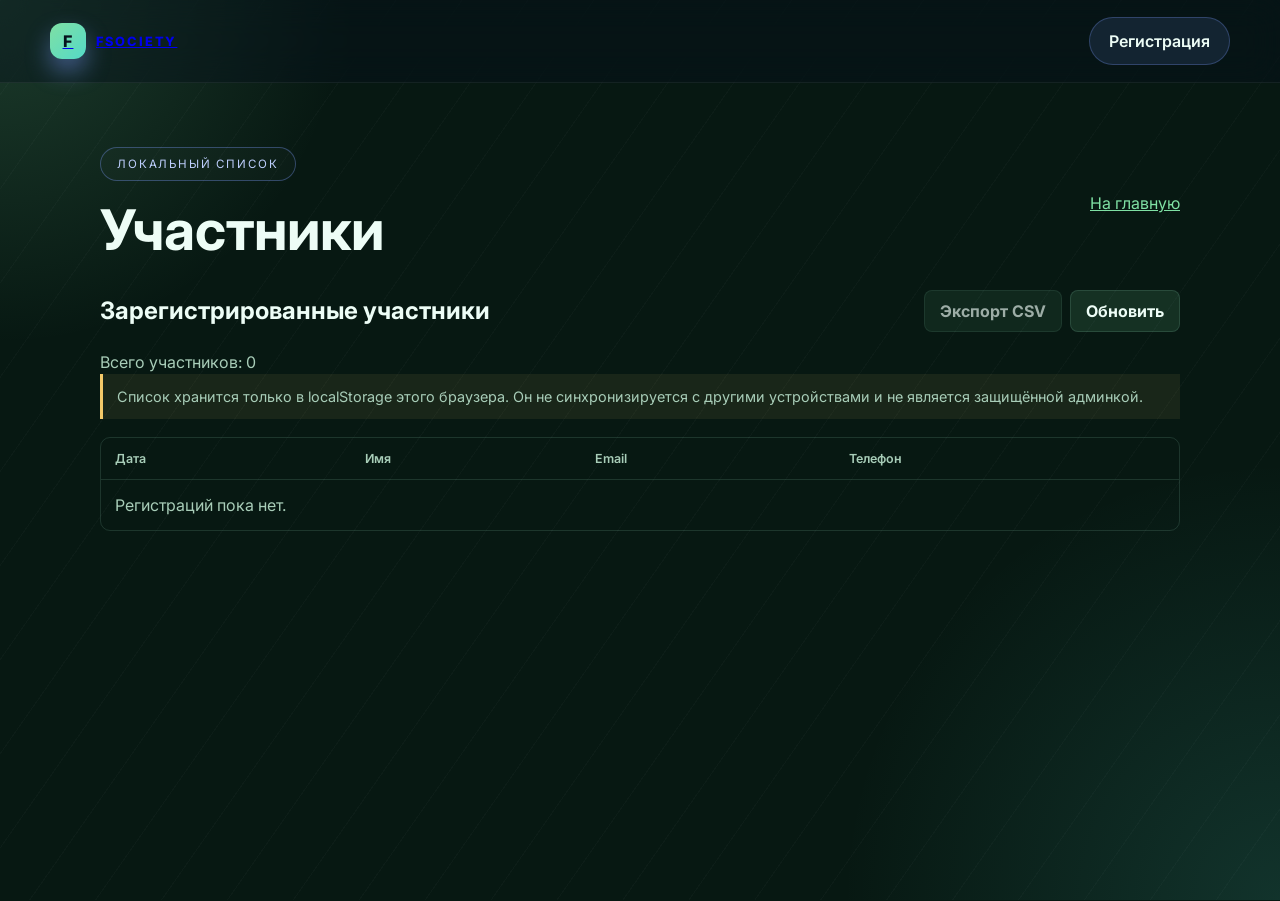
<file: admin.html>
<!DOCTYPE html>
<html lang="ru">
  <head>
    <meta charset="UTF-8" />
    <meta name="viewport" content="width=device-width, initial-scale=1.0" />
    <meta name="robots" content="noindex, nofollow" />
    <title>Участники | FSOCIETY</title>
    <link rel="preconnect" href="https://fonts.googleapis.com" />
    <link rel="preconnect" href="https://fonts.gstatic.com" crossorigin />
    <link
      href="https://fonts.googleapis.com/css2?family=Inter:wght@400;500;600;700;800;900&display=swap"
      rel="stylesheet"
    />
    <link rel="stylesheet" href="assets/css/style.css" />
  </head>
  <body>
    <header class="site-header">
      <div class="container nav">
        <a class="brand" href="index.html" aria-label="FSOCIETY, на главную">
          <span class="brand-mark">F</span>
          <span class="brand-text">FSOCIETY</span>
        </a>
        <a class="nav-button" href="support.html#registration">Регистрация</a>
      </div>
    </header>

    <main class="admin-page">
      <div class="admin-container">
        <div class="admin-heading">
          <div>
            <p class="eyebrow">Локальный список</p>
            <h1>Участники</h1>
          </div>
          <a href="index.html">На главную</a>
        </div>

        <section id="admin-content">
          <div class="admin-toolbar">
            <h2>Зарегистрированные участники</h2>
            <div class="admin-toolbar-actions">
              <button id="export-users" type="button" title="Скачать список в CSV">Экспорт CSV</button>
              <button id="refresh-users" type="button" title="Обновить список">Обновить</button>
            </div>
          </div>
          <p class="admin-status" id="users-status" role="status" aria-live="polite"></p>
          <p class="admin-notice">Список хранится только в localStorage этого браузера. Он не синхронизируется с другими устройствами и не является защищённой админкой.</p>
          <div class="admin-table-wrap">
            <table class="admin-table">
              <thead>
                <tr>
                  <th scope="col">Дата</th>
                  <th scope="col">Имя</th>
                  <th scope="col">Email</th>
                  <th scope="col">Телефон</th>
                </tr>
              </thead>
              <tbody id="users-list"></tbody>
            </table>
          </div>
        </section>
      </div>
    </main>
    <script type="module" src="assets/js/admin.js"></script>
  </body>
</html>
</file>
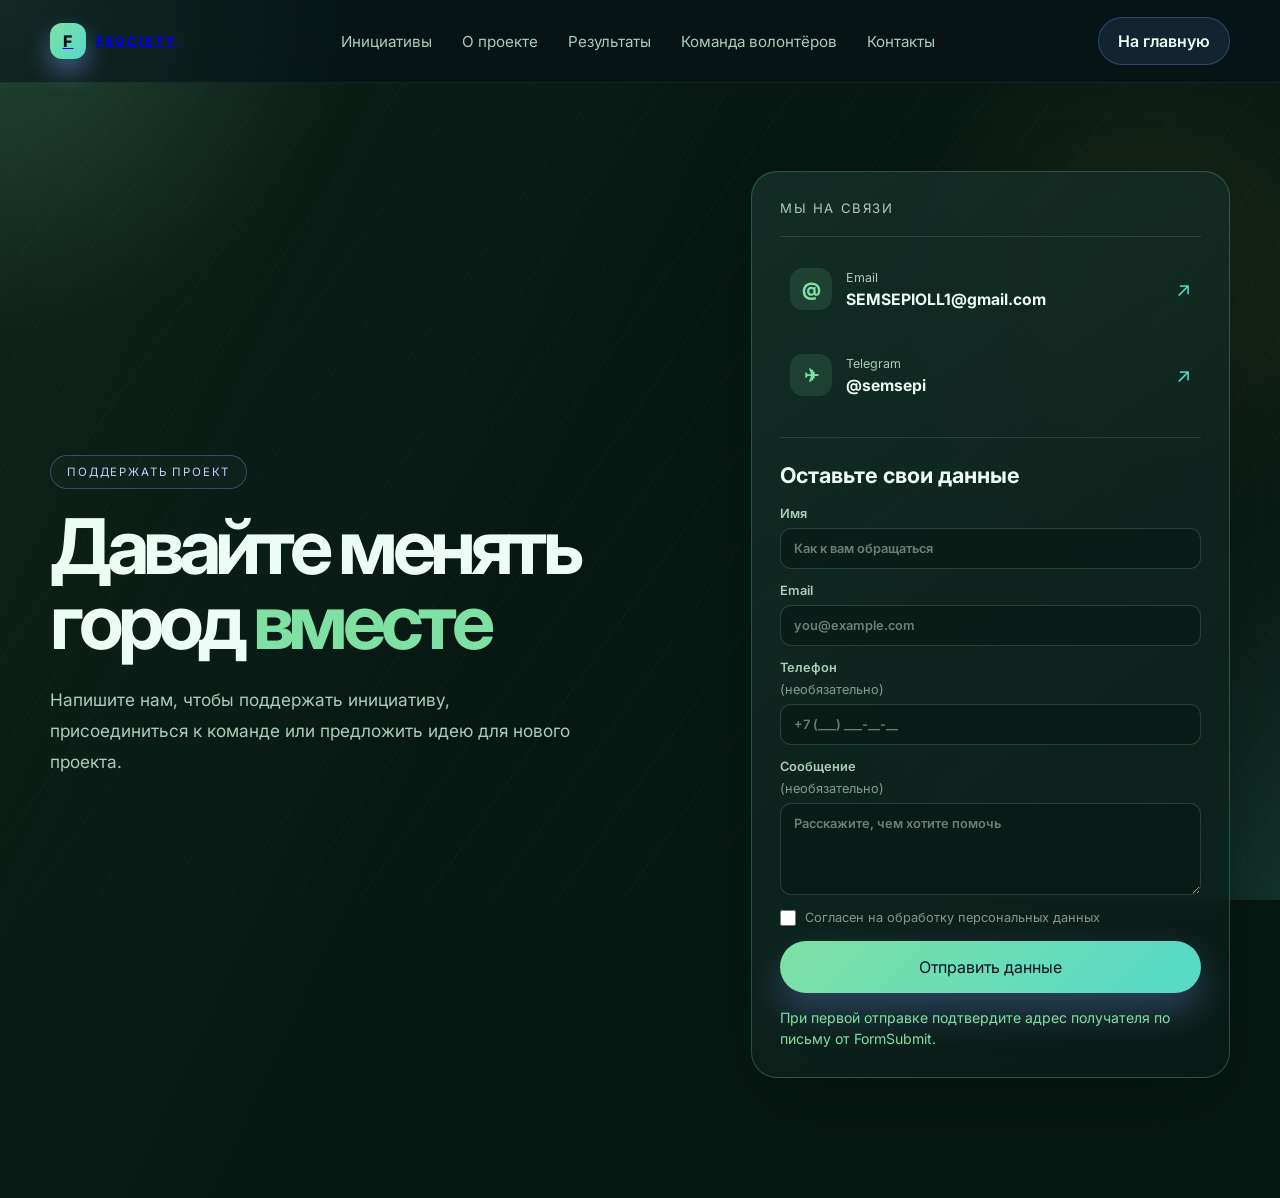
<file: contacts.html>
<!DOCTYPE html>
<html lang="ru">
  <head>
    <meta charset="UTF-8" />
    <meta name="viewport" content="width=device-width, initial-scale=1.0" />
    <title>Контакты | FSOCIETY</title>
    <meta
      name="description"
      content="Свяжитесь с командой FSOCIETY и поддержите городские инициативы."
    />
    <link rel="preconnect" href="https://fonts.googleapis.com" />
    <link rel="preconnect" href="https://fonts.gstatic.com" crossorigin />
    <link
      href="https://fonts.googleapis.com/css2?family=Inter:wght@400;500;600;700;800;900&display=swap"
      rel="stylesheet"
    />
    <link rel="stylesheet" href="assets/css/style.css" />
  </head>
  <body>
    <header class="site-header">
      <div class="container nav">
        <a class="brand" href="index.html" aria-label="FSOCIETY, на главную">
          <span class="brand-mark">F</span>
          <span class="brand-text">FSOCIETY</span>
        </a>

        <nav class="nav-menu" aria-label="Главное меню">
          <a href="index.html#services">Инициативы</a>
          <a href="index.html#about">О проекте</a>
          <a href="index.html#cases">Результаты</a>
          <a href="volunteers.html">Команда волонтёров</a>
          <a href="contacts.html" aria-current="page">Контакты</a>
        </nav>

        <a class="nav-button" href="index.html">На главную</a>
      </div>
    </header>

    <main class="contact-page">
      <section class="container contact-hero">
        <div class="contact-intro">
          <p class="eyebrow">Поддержать проект</p>
          <h1>Давайте менять город <span>вместе</span></h1>
          <p class="subtext">
            Напишите нам, чтобы поддержать инициативу, присоединиться к команде или предложить идею для нового проекта.
          </p>
        </div>

        <div class="contact-panel">
          <div class="contact-panel-heading">
            <p>Мы на связи</p>
          </div>

          <div class="contact-list">
            <a class="contact-item" href="mailto:SEMSEPIOLL1@gmail.com">
              <span class="contact-icon">@</span>
              <span>
                <small>Email</small>
                <strong>SEMSEPIOLL1@gmail.com</strong>
              </span>
              <span class="contact-arrow" aria-hidden="true">↗</span>
            </a>

            <a class="contact-item" href="https://t.me/semsepi">
              <span class="contact-icon">✈</span>
              <span>
                <small>Telegram</small>
                <strong>@semsepi</strong>
              </span>
              <span class="contact-arrow" aria-hidden="true">↗</span>
            </a>

          </div>

          <form class="personal-form" id="contact-submission-form">
            <h2>Оставьте свои данные</h2>
            <label>
              Имя
              <input type="text" name="Имя" autocomplete="name" placeholder="Как к вам обращаться" required />
            </label>
            <label>
              Email
              <input type="email" name="Email" autocomplete="email" placeholder="you@example.com" required />
            </label>
            <label>
              Телефон <span>(необязательно)</span>
              <input type="tel" name="Телефон" autocomplete="tel" placeholder="+7 (___) ___-__-__" />
            </label>
            <label>
              Сообщение <span>(необязательно)</span>
              <textarea name="Сообщение" rows="4" placeholder="Расскажите, чем хотите помочь"></textarea>
            </label>
            <label class="consent-label">
              <input type="checkbox" name="Согласие" required />
              <span>Согласен на обработку персональных данных</span>
            </label>
            <button class="btn btn-primary" type="submit">Отправить данные</button>
            <p class="form-status" id="contact-submission-status" role="status" aria-live="polite">При первой отправке подтвердите адрес получателя по письму от FormSubmit.</p>
          </form>
        </div>
      </section>
    </main>
    <script src="assets/js/script.js"></script>
    <script type="module" src="assets/js/contact-submissions.js"></script>
  </body>
</html>
</file>
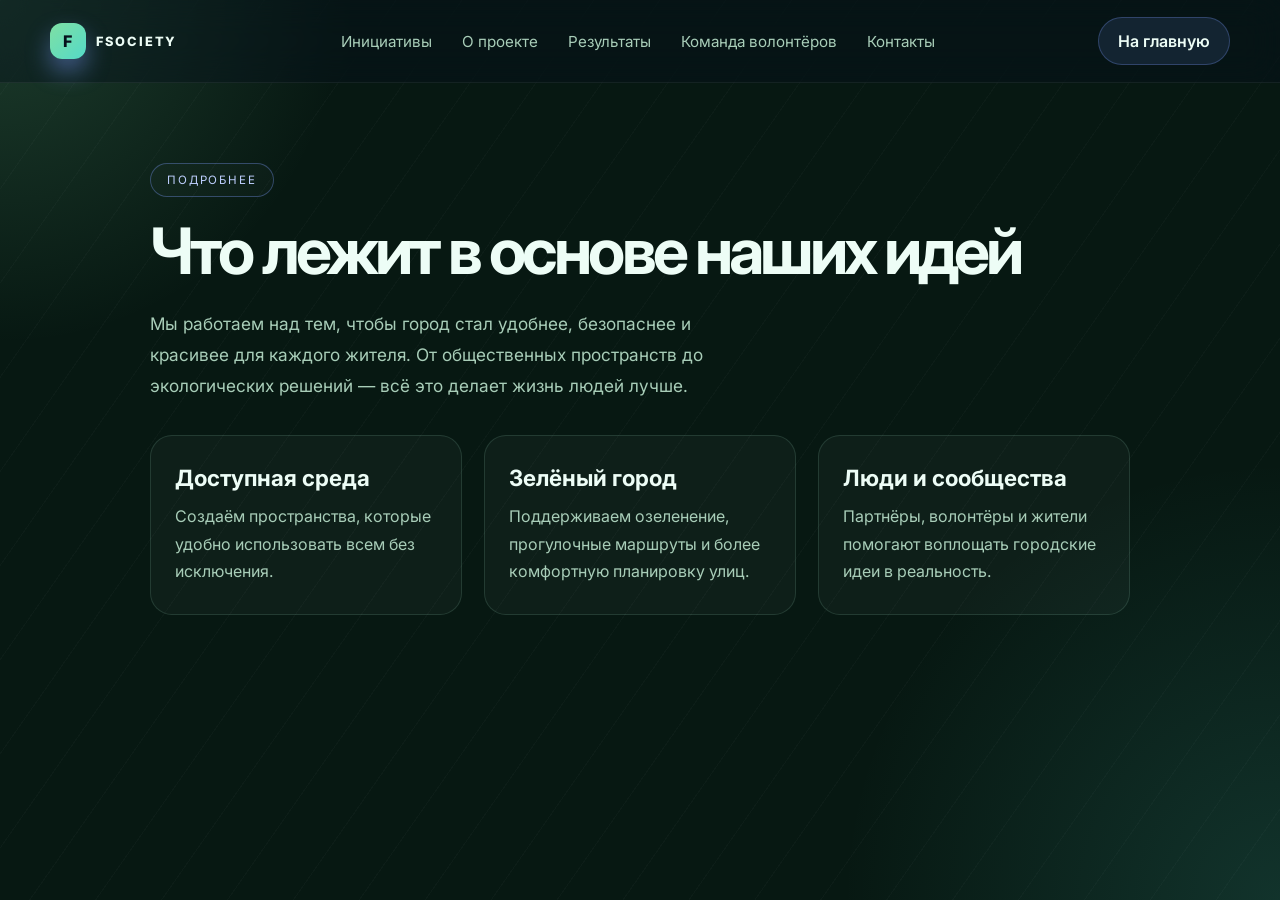
<file: more.html>
<!DOCTYPE html>
<html lang="ru">
  <head>
    <meta charset="UTF-8" />
    <meta name="viewport" content="width=device-width, initial-scale=1.0" />
    <title>Узнать больше | FSOCIETY</title>
    <link rel="preconnect" href="https://fonts.googleapis.com" />
    <link rel="preconnect" href="https://fonts.gstatic.com" crossorigin />
    <link href="https://fonts.googleapis.com/css2?family=Inter:wght@400;500;600;700;800;900&display=swap" rel="stylesheet" />
    <link rel="stylesheet" href="assets/css/style.css" />
  </head>
  <body>
    <header class="site-header">
      <div class="container nav">
        <div class="brand">
          <span class="brand-mark">F</span>
          <span class="brand-text">FSOCIETY</span>
        </div>

        <nav class="nav-menu" aria-label="Главное меню">
          <a href="index.html#services">Инициативы</a>
          <a href="index.html#about">О проекте</a>
          <a href="index.html#cases">Результаты</a>
          <a href="volunteers.html">Команда волонтёров</a>
          <a href="index.html#contact">Контакты</a>
        </nav>

        <a class="nav-button" href="index.html">На главную</a>
      </div>
    </header>

    <main class="page-shell">
      <section class="container inner-page">
        <p class="eyebrow">Подробнее</p>
        <h1>Что лежит в основе наших идей</h1>
        <p class="subtext">
          Мы работаем над тем, чтобы город стал удобнее, безопаснее и красивее для каждого жителя.
          От общественных пространств до экологических решений — всё это делает жизнь людей лучше.
        </p>

        <div class="support-grid">
          <div class="info-card">
            <h3>Доступная среда</h3>
            <p>Создаём пространства, которые удобно использовать всем без исключения.</p>
          </div>
          <div class="info-card">
            <h3>Зелёный город</h3>
            <p>Поддерживаем озеленение, прогулочные маршруты и более комфортную планировку улиц.</p>
          </div>
          <div class="info-card">
            <h3>Люди и сообщества</h3>
            <p>Партнёры, волонтёры и жители помогают воплощать городские идеи в реальность.</p>
          </div>
        </div>
      </section>
    </main>
    <script src="assets/js/script.js"></script>
  </body>
</html>
</file>
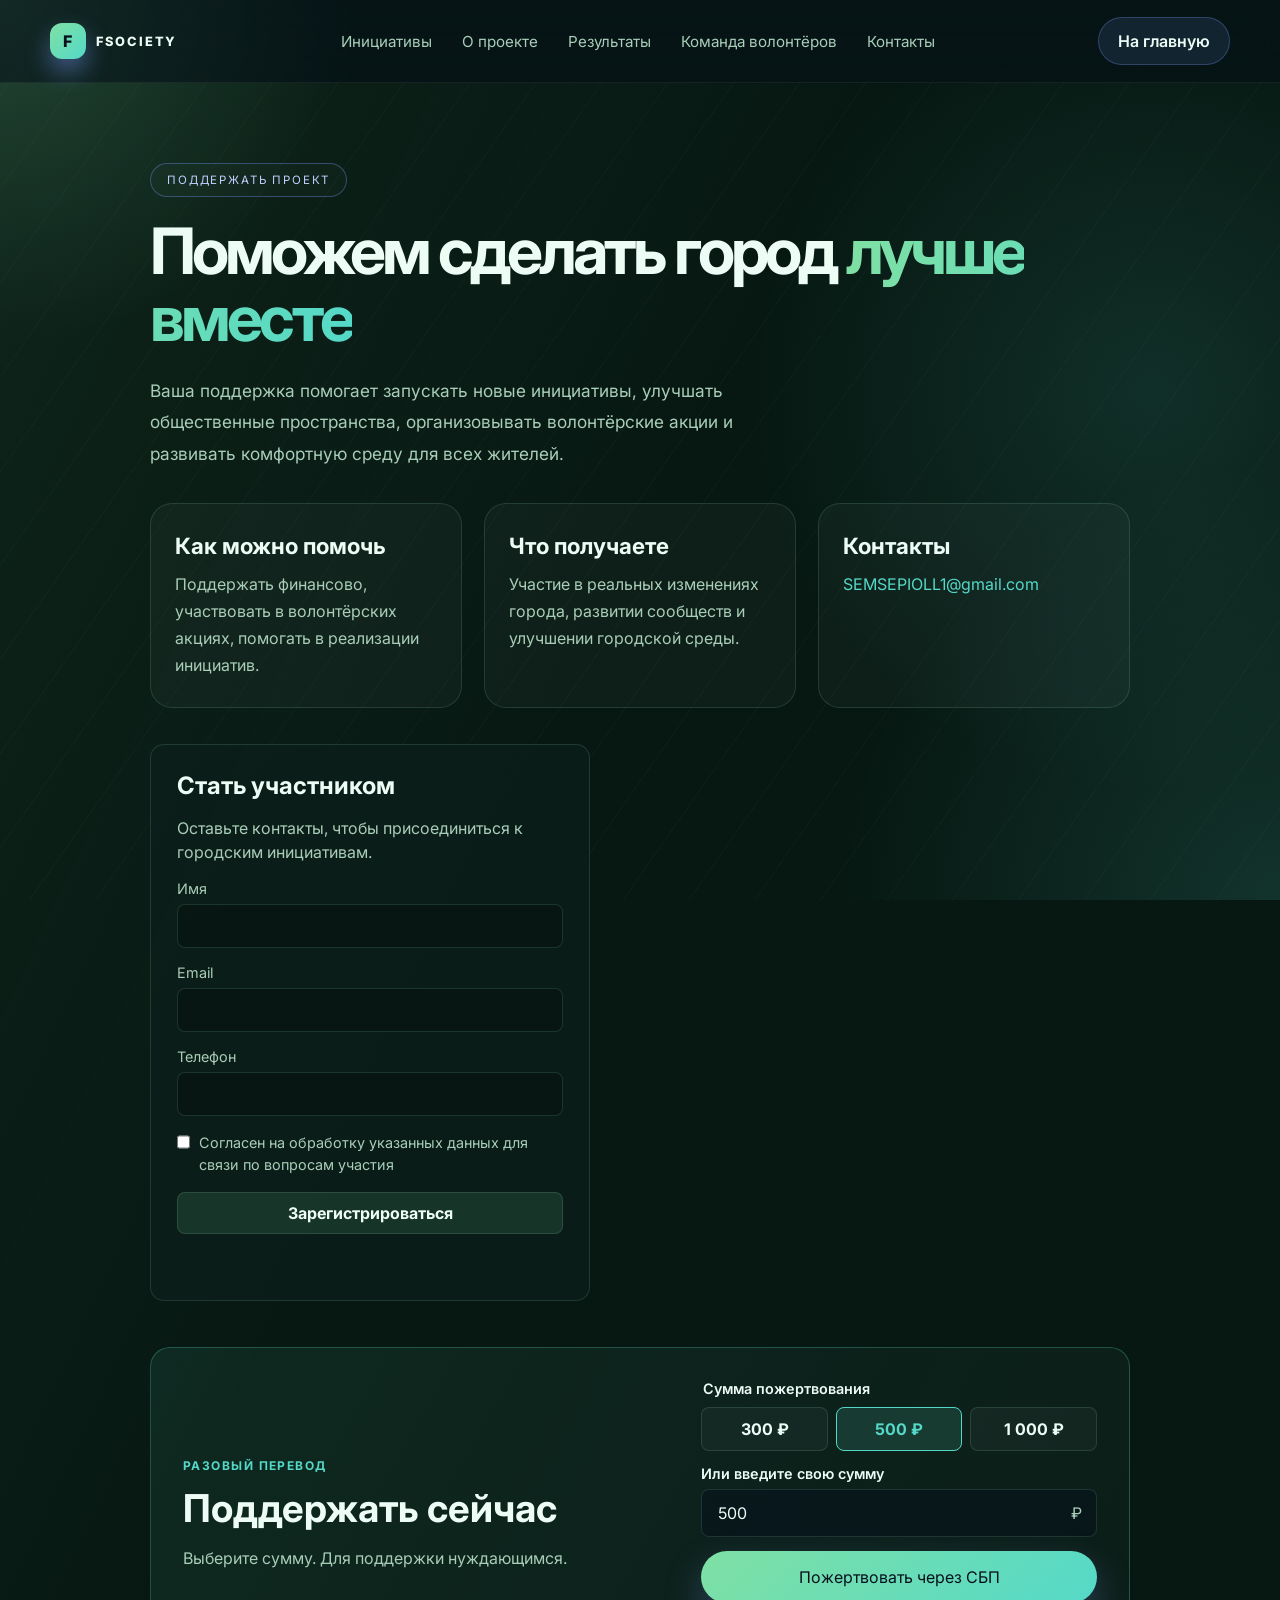
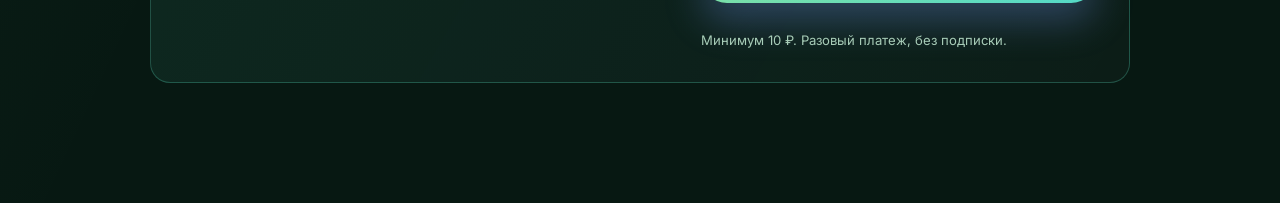
<file: support.html>
<!DOCTYPE html>
<html lang="ru">
  <head>
    <meta charset="UTF-8" />
    <meta name="viewport" content="width=device-width, initial-scale=1.0" />
    <title>Поддержать проект | FSOCIETY</title>
    <link rel="preconnect" href="https://fonts.googleapis.com" />
    <link rel="preconnect" href="https://fonts.gstatic.com" crossorigin />
    <link href="https://fonts.googleapis.com/css2?family=Inter:wght@400;500;600;700;800;900&display=swap" rel="stylesheet" />
    <link rel="stylesheet" href="assets/css/style.css" />
  </head>
  <body>
    <header class="site-header">
      <div class="container nav">
        <div class="brand">
          <span class="brand-mark">F</span>
          <span class="brand-text">FSOCIETY</span>
        </div>

        <nav class="nav-menu" aria-label="Главное меню">
          <a href="index.html#services">Инициативы</a>
          <a href="index.html#about">О проекте</a>
          <a href="index.html#cases">Результаты</a>
          <a href="volunteers.html">Команда волонтёров</a>
          <a href="index.html#contact">Контакты</a>
        </nav>

        <a class="nav-button" href="index.html">На главную</a>
      </div>
    </header>

    <main class="page-shell support-page">
      <section class="container inner-page">
        <p class="eyebrow">Поддержать проект</p>
        <h1>Поможем сделать город <span>лучше вместе</span></h1>
        <p class="subtext">
          Ваша поддержка помогает запускать новые инициативы, улучшать общественные пространства,
          организовывать волонтёрские акции и развивать комфортную среду для всех жителей.
        </p>

        <div class="support-grid">
          <div class="info-card">
            <h3>Как можно помочь</h3>
            <p>Поддержать финансово, участвовать в волонтёрских акциях, помогать в реализации инициатив.</p>
          </div>
          <div class="info-card">
            <h3>Что получаете</h3>
            <p>Участие в реальных изменениях города, развитии сообществ и улучшении городской среды.</p>
          </div>
          <div class="info-card">
            <h3>Контакты</h3>
            <p><a href="mailto:SEMSEPIOLL1@gmail.com">SEMSEPIOLL1@gmail.com
          
            </a></p>
          </div>
        </div>

        <form class="admin-login local-registration" id="local-registration-form">
          <h2>Стать участником</h2>
          <p class="admin-status">Оставьте контакты, чтобы присоединиться к городским инициативам.</p>
          <label>
            Имя
            <input type="text" name="name" autocomplete="name" maxlength="100" required />
          </label>
          <label>
            Email
            <input type="email" name="email" autocomplete="email" maxlength="254" required />
          </label>
          <label>
            Телефон
            <input type="tel" name="phone" autocomplete="tel" maxlength="40" required />
          </label>
          <label class="consent-label">
            <input type="checkbox" name="consent" required />
            <span>Согласен на обработку указанных данных для связи по вопросам участия</span>
          </label>
          <button type="submit">Зарегистрироваться</button>
          <p class="admin-status" id="registration-status" role="status" aria-live="polite"></p>
        </form>

        <section class="donation-panel" id="donation" aria-labelledby="donation-title">
          <div class="donation-copy">
            <p class="donation-kicker">Разовый перевод</p>
            <h2 id="donation-title">Поддержать сейчас</h2>
            <p>Выберите сумму. Для поддержки нуждающимся.</p>
          </div>

          <form class="donation-form" id="donation-form" data-payment-url-template="">
            <fieldset class="donation-amounts">
              <legend>Сумма пожертвования</legend>
              <div class="amount-options">
                <button class="amount-option" type="button" data-amount="300" aria-pressed="false">300 ₽</button>
                <button class="amount-option is-selected" type="button" data-amount="500" aria-pressed="true">500 ₽</button>
                <button class="amount-option" type="button" data-amount="1000" aria-pressed="false">1 000 ₽</button>
              </div>
            </fieldset>

            <label class="custom-amount-label" for="donation-amount">Или введите свою сумму</label>
            <div class="amount-input-wrap">
              <input id="donation-amount" name="amount" type="number" min="10" max="100000" step="1" value="500" inputmode="numeric" required />
              <span aria-hidden="true">₽</span>
            </div>
            <button class="btn btn-primary donation-submit" type="submit">Пожертвовать через СБП</button>
            <p class="donation-status" id="donation-status" role="status" aria-live="polite"></p>
            <p class="donation-note">Минимум 10 ₽. Разовый платеж, без подписки.</p>
          </form>
        </section>
      </section>
    </main>
    <script src="assets/js/script.js"></script>
    <script type="module" src="assets/js/register.js"></script>
  </body>
</html>
</file>
<file: assets/css/style.css>
:root {
  --bg: #071812;
  --bg-soft: #0d1f1b;
  --panel: rgba(13, 31, 27, 0.72);
  --panel-border: rgba(166, 230, 201, 0.14);
  --text: #edfdf6;
  --muted: #a8cdb8;
  --primary: #7fe0a4;
  --secondary: #54d9c8;
  --accent: #f3c969;
  --shadow: rgba(4, 17, 13, 0.5);
}

* {
  box-sizing: border-box;
}

html {
  scroll-behavior: smooth;
}

body {
  margin: 0;
  font-family: "Inter", sans-serif;
  background:
    radial-gradient(circle at top left, rgba(127, 224, 164, 0.18), transparent 22%),
    radial-gradient(circle at bottom right, rgba(84, 217, 200, 0.14), transparent 28%),
    repeating-linear-gradient(125deg, rgba(237, 253, 246, 0.025) 0, rgba(237, 253, 246, 0.025) 1px, transparent 1px, transparent 54px),
    var(--bg);
  background-attachment: fixed;
  color: var(--text);
}

img {
  max-width: 100%;
  display: block;
}

.container {
  width: min(1180px, calc(100% - 32px));
  margin: 0 auto;
}

.site-header {
  position: sticky;
  top: 0;
  z-index: 20;
  backdrop-filter: blur(18px);
  background: rgba(7, 17, 29, 0.4);
  border-bottom: 1px solid rgba(255, 255, 255, 0.06);
}

.nav {
  min-height: 82px;
  display: flex;
  align-items: center;
  justify-content: space-between;
  gap: 24px;
}

.brand {
  display: inline-flex;
  align-items: center;
  gap: 10px;
  font-weight: 800;
  letter-spacing: 0.12em;
}

.brand-mark {
  display: inline-flex;
  align-items: center;
  justify-content: center;
  width: 36px;
  height: 36px;
  border-radius: 12px;
  background: linear-gradient(135deg, var(--primary), var(--secondary));
  color: #06111c;
  box-shadow: 0 12px 25px rgba(124, 155, 255, 0.46);
}

.brand-text {
  font-size: 0.8rem;
}

.nav-menu {
  display: flex;
  align-items: center;
  gap: 30px;
}

.nav-menu a {
  color: var(--muted);
  text-decoration: none;
  font-size: 0.95rem;
  transition: color 0.25s ease;
}

.nav-menu a:hover {
  color: var(--text);
}

.nav-button,
.btn {
  display: inline-flex;
  align-items: center;
  justify-content: center;
  text-decoration: none;
  border-radius: 999px;
  transition: all 0.25s ease;
}

.nav-button {
  padding: 0.8rem 1.2rem;
  background: rgba(124, 155, 255, 0.12);
  border: 1px solid rgba(124, 155, 255, 0.28);
  color: var(--text);
  font-weight: 600;
}

.nav-button:hover,
.btn:hover {
  transform: translateY(-2px);
}

.hero {
  min-height: calc(100vh - 82px);
  display: flex;
  align-items: center;
  padding: 60px 0 80px;
}

.hero-inner {
  display: grid;
  grid-template-columns: 1.1fr 0.9fr;
  align-items: center;
  gap: 40px;
}

.eyebrow {
  margin: 0 0 20px;
  display: inline-block;
  padding: 9px 16px;
  border: 1px solid rgba(124, 155, 255, 0.35);
  border-radius: 999px;
  color: #bfd0ff;
  background: rgba(255, 255, 255, 0.02);
  font-size: 0.72rem;
  letter-spacing: 0.16em;
  text-transform: uppercase;
}

.hero-copy h1 {
  margin: 0;
  font-size: clamp(2.2rem, 4.3vw, 4rem);
  line-height: 1.02;
  letter-spacing: -0.06em;
}

.hero-copy h1 span {
  background: linear-gradient(90deg, var(--primary), var(--secondary));
  -webkit-background-clip: text;
  -webkit-text-fill-color: transparent;
}

.subtext {
  margin-top: 24px;
  max-width: 590px;
  font-size: 1.08rem;
  line-height: 1.8;
  color: var(--muted);
}

.cta-group {
  display: flex;
  align-items: center;
  gap: 18px;
  flex-wrap: wrap;
  margin-top: 32px;
}

.btn {
  padding: 1rem 1.5rem;
  font-weight: 700;
}

.btn-primary {
  background: linear-gradient(135deg, var(--primary), var(--secondary));
  color: #07111d;
  box-shadow: 0 18px 38px rgba(124, 155, 255, 0.3);
}

.btn-secondary {
  background: rgba(255, 255, 255, 0.02);
  border: 1px solid rgba(255, 255, 255, 0.12);
  color: var(--text);
}

.hero-stats {
  list-style: none;
  padding: 0;
  margin: 42px 0 0;
  display: grid;
  grid-template-columns: repeat(3, minmax(0, 1fr));
  gap: 18px;
}

.hero-stats li {
  padding: 18px 16px;
  border-radius: 18px;
  background: rgba(255, 255, 255, 0.02);
  border: 1px solid var(--panel-border);
}

.hero-stats strong {
  display: block;
  font-size: clamp(1.5rem, 2vw, 2.3rem);
  margin-bottom: 6px;
}

.hero-stats span {
  color: var(--muted);
  font-size: 0.9rem;
}

.hero-visual {
  position: relative;
  min-height: 520px;
  display: flex;
  align-items: center;
  justify-content: center;
}

.glass-card {
  position: relative;
  width: min(100%, 480px);
  padding: 16px;
  border-radius: 28px;
  background: rgba(14, 22, 35, 0.8);
  border: 1px solid var(--panel-border);
  box-shadow: 0 30px 60px var(--shadow);
  backdrop-filter: blur(14px);
}

.mini-header {
  display: flex;
  gap: 8px;
  margin-bottom: 14px;
}

.dot {
  width: 12px;
  height: 12px;
  border-radius: 50%;
  display: inline-block;
}

.red { background: #ff6b6b; }
.yellow { background: #ffd166; }
.green { background: #7ae582; }

.hero-image {
  width: 100%;
  height: 360px;
  object-fit: cover;
  display: block;
  border-radius: 20px;
  border: 1px solid rgba(255, 255, 255, 0.07);
  box-shadow: 0 12px 30px rgba(0, 0, 0, 0.18);
}

.metric-row {
  display: flex;
  align-items: center;
  justify-content: space-between;
  gap: 20px;
  margin-top: 16px;
  padding: 0 4px;
}

.metric-row small {
  color: var(--muted);
  display: block;
  margin-bottom: 6px;
}

.metric-row strong {
  font-size: 1.6rem;
}

.badge-pill {
  display: inline-flex;
  align-items: center;
  justify-content: center;
  min-width: 68px;
  padding: 10px 14px;
  border-radius: 999px;
  background: rgba(98, 240, 208, 0.12);
  border: 1px solid rgba(98, 240, 208, 0.26);
  color: var(--secondary);
  font-weight: 700;
}

.floating-card {
  position: absolute;
  display: flex;
  flex-direction: column;
  gap: 6px;
  min-width: 150px;
  padding: 14px 16px;
  border-radius: 18px;
  border: 1px solid var(--panel-border);
  background: rgba(8, 19, 30, 0.75);
  box-shadow: 0 24px 35px rgba(0, 0, 0, 0.18);
}

.floating-card span {
  color: var(--muted);
  font-size: 0.72rem;
  text-transform: uppercase;
  letter-spacing: 0.08em;
}

.floating-card strong {
  font-size: 1.2rem;
}

.info-section {
  padding: 90px 0;
}

.alt-section {
  background: rgba(255, 255, 255, 0.02);
}

.section-heading {
  margin-bottom: 32px;
}

.section-heading h2,
.about-wrap h2,
.contact-box h2 {
  margin: 0;
  font-size: clamp(2rem, 4vw, 3rem);
  line-height: 1.1;
  letter-spacing: -0.05em;
}

.cards-grid,
.cases-grid {
  display: grid;
  grid-template-columns: repeat(3, minmax(0, 1fr));
  gap: 24px;
}

.info-card,
.case-item {
  background: rgba(255, 255, 255, 0.03);
  border: 1px solid var(--panel-border);
  border-radius: 22px;
  padding: 28px 24px;
}

.info-card h3,
.case-item strong {
  margin: 0 0 12px;
  font-size: 1.4rem;
}

.info-card p,
.case-item p,
.about-wrap p {
  margin: 0;
  line-height: 1.7;
  color: var(--muted);
}

.case-item span {
  display: inline-block;
  margin-bottom: 14px;
  color: var(--secondary);
  font-size: 0.75rem;
  letter-spacing: 0.12em;
  text-transform: uppercase;
}

.about-wrap {
  display: grid;
  grid-template-columns: 1.1fr 1fr;
  gap: 28px;
  align-items: center;
}

.contact-box {
  display: flex;
  align-items: center;
  justify-content: space-between;
  gap: 24px;
  padding: 28px 30px;
  border-radius: 28px;
  background: linear-gradient(135deg, rgba(127, 224, 164, 0.12), rgba(84, 217, 200, 0.08));
  border: 1px solid var(--panel-border);
}

.page-shell {
  padding: 80px 0 120px;
}

.inner-page {
  max-width: 980px;
}

.inner-page h1 {
  margin: 0;
  font-size: clamp(2.4rem, 5vw, 4rem);
  line-height: 1.05;
  letter-spacing: -0.06em;
}

.support-page {
  min-height: calc(100vh - 82px);
  background:
    linear-gradient(115deg, rgba(127, 224, 164, 0.06), transparent 42%),
    radial-gradient(circle at 90% 18%, rgba(84, 217, 200, 0.12), transparent 22%);
}

.support-page h1 span {
  background: linear-gradient(90deg, var(--primary), var(--secondary));
  -webkit-background-clip: text;
  -webkit-text-fill-color: transparent;
}

.volunteers-page {
  min-height: calc(100vh - 82px);
  background:
    linear-gradient(120deg, rgba(127, 224, 164, 0.06), transparent 44%),
    radial-gradient(circle at 88% 20%, rgba(243, 201, 105, 0.1), transparent 20%);
}

.volunteers-page h1 span {
  background: linear-gradient(90deg, var(--primary), var(--secondary));
  -webkit-background-clip: text;
  -webkit-text-fill-color: transparent;
}

.volunteer-grid {
  display: grid;
  grid-template-columns: repeat(2, minmax(0, 1fr));
  gap: 20px;
  margin-top: 38px;
}

.volunteer-card {
  position: relative;
  min-height: 220px;
  padding: 26px;
  overflow: hidden;
  border: 1px solid var(--panel-border);
  border-radius: 22px;
  background: rgba(255, 255, 255, 0.035);
}

.volunteer-card h2 {
  margin: 34px 0 12px;
  font-size: 1.35rem;
}

.volunteer-image {
  width: 100%;
  height: 240px;
  margin-top: 18px;
  border-radius: 14px;
  object-fit: cover;
  object-position: center 42%;
  border: 1px solid rgba(166, 230, 201, 0.16);
}

.volunteer-card:has(.volunteer-image) h2 {
  margin-top: 20px;
}

.volunteer-card p {
  max-width: 430px;
  margin: 0;
  color: var(--muted);
  line-height: 1.7;
}

.volunteer-number {
  color: var(--secondary);
  font-size: 0.78rem;
  font-weight: 800;
  letter-spacing: 0.12em;
}

.volunteer-card-accent {
  background: linear-gradient(135deg, rgba(127, 224, 164, 0.14), rgba(84, 217, 200, 0.07));
}

.volunteer-card-accent .btn {
  margin-top: 22px;
}

.support-grid {
  display: grid;
  grid-template-columns: repeat(3, minmax(0, 1fr));
  gap: 22px;
  margin-top: 34px;
}

.support-grid .info-card {
  min-height: 180px;
}

.support-grid a {
  color: var(--secondary);
  text-decoration: none;
  overflow-wrap: anywhere;
}

.donation-panel {
  display: grid;
  grid-template-columns: minmax(0, 1fr) minmax(300px, 0.82fr);
  gap: 36px;
  align-items: center;
  margin-top: 46px;
  padding: 32px;
  border: 1px solid rgba(98, 240, 208, 0.24);
  border-radius: 20px;
  background: linear-gradient(120deg, rgba(98, 240, 208, 0.08), rgba(255, 255, 255, 0.025));
}

.donation-kicker {
  margin: 0 0 12px;
  color: var(--secondary);
  font-size: 0.75rem;
  font-weight: 700;
  letter-spacing: 0.12em;
  text-transform: uppercase;
}

.donation-copy h2 {
  margin: 0;
  font-size: clamp(1.7rem, 3vw, 2.4rem);
}

.donation-copy > p:last-child {
  max-width: 460px;
  margin: 14px 0 0;
  color: var(--muted);
  line-height: 1.7;
}

.donation-form {
  display: grid;
  gap: 14px;
}

.donation-amounts {
  min-width: 0;
  margin: 0;
  padding: 0;
  border: 0;
}

.donation-amounts legend,
.custom-amount-label {
  margin-bottom: 10px;
  color: var(--text);
  font-size: 0.9rem;
  font-weight: 600;
}

.amount-options {
  display: grid;
  grid-template-columns: repeat(3, minmax(0, 1fr));
  gap: 8px;
}

.amount-option {
  min-height: 44px;
  border: 1px solid var(--panel-border);
  border-radius: 8px;
  background: rgba(255, 255, 255, 0.035);
  color: var(--text);
  font: inherit;
  font-weight: 700;
  cursor: pointer;
}

.amount-option:hover,
.amount-option.is-selected {
  border-color: var(--secondary);
  background: rgba(98, 240, 208, 0.12);
  color: var(--secondary);
}

.custom-amount-label {
  margin: 0 0 -7px;
}

.amount-input-wrap {
  display: flex;
  align-items: center;
  min-height: 48px;
  padding: 0 14px;
  border: 1px solid var(--panel-border);
  border-radius: 8px;
  background: rgba(7, 17, 29, 0.55);
}

.amount-input-wrap:focus-within {
  border-color: var(--secondary);
}

.amount-input-wrap input {
  width: 100%;
  border: 0;
  outline: 0;
  background: transparent;
  color: var(--text);
  font: inherit;
  font-size: 1rem;
}

.amount-input-wrap input::-webkit-inner-spin-button,
.amount-input-wrap input::-webkit-outer-spin-button {
  margin: 0;
  appearance: none;
}

.amount-input-wrap input[type="number"] {
  appearance: textfield;
}

.amount-input-wrap > span {
  color: var(--muted);
}

.donation-submit {
  width: 100%;
  min-height: 50px;
  border: 0;
  cursor: pointer;
  font: inherit;
}

.donation-status,
.donation-note {
  min-height: 0;
  margin: 0;
  color: var(--muted);
  font-size: 0.82rem;
  line-height: 1.5;
}

.donation-status:not(:empty) {
  padding: 10px 12px;
  border-left: 2px solid var(--accent);
  background: rgba(255, 126, 126, 0.08);
  color: var(--text);
}

.contact-page {
  min-height: calc(100vh - 82px);
  padding: 88px 0 120px;
  background:
    linear-gradient(115deg, rgba(127, 224, 164, 0.06), transparent 42%),
    radial-gradient(circle at 90% 18%, rgba(243, 201, 105, 0.1), transparent 18%);
}

.contact-hero {
  display: grid;
  grid-template-columns: minmax(0, 1fr) minmax(360px, 0.8fr);
  align-items: center;
  gap: clamp(40px, 8vw, 110px);
}

.contact-intro h1 {
  max-width: 650px;
  margin: 0;
  font-size: clamp(2.8rem, 6vw, 5.4rem);
  line-height: 0.98;
  letter-spacing: -0.07em;
}

.contact-intro h1 span {
  color: var(--primary);
}

.contact-intro .subtext {
  max-width: 520px;
}

.contact-panel {
  padding: 28px;
  border: 1px solid rgba(127, 224, 164, 0.26);
  border-radius: 26px;
  background: linear-gradient(145deg, rgba(20, 48, 40, 0.9), rgba(10, 28, 24, 0.84));
  box-shadow: 0 28px 70px rgba(2, 15, 11, 0.42);
}

.contact-panel-heading {
  display: flex;
  align-items: center;
  gap: 10px;
  padding-bottom: 20px;
  border-bottom: 1px solid rgba(166, 230, 201, 0.14);
}

.contact-panel-heading p {
  margin: 0;
  color: var(--muted);
  font-size: 0.82rem;
  letter-spacing: 0.12em;
  text-transform: uppercase;
}

.contact-list {
  display: grid;
  gap: 10px;
  margin-top: 14px;
}

.contact-item {
  display: grid;
  grid-template-columns: 42px 1fr auto;
  align-items: center;
  gap: 14px;
  min-height: 76px;
  padding: 12px 10px;
  color: var(--text);
  text-decoration: none;
  border-radius: 15px;
  transition: background 0.25s ease, transform 0.25s ease;
}

a.contact-item:hover {
  background: rgba(127, 224, 164, 0.09);
  transform: translateX(4px);
}

.contact-icon {
  display: inline-flex;
  align-items: center;
  justify-content: center;
  width: 42px;
  height: 42px;
  border-radius: 13px;
  background: rgba(127, 224, 164, 0.12);
  color: var(--primary);
  font-size: 1.15rem;
  font-weight: 800;
}

.contact-item small,
.contact-item strong {
  display: block;
}

.contact-item small {
  margin-bottom: 5px;
  color: var(--muted);
  font-size: 0.78rem;
}

.contact-item strong {
  font-size: 0.98rem;
  overflow-wrap: anywhere;
}

.contact-arrow {
  color: var(--secondary);
  font-size: 1.25rem;
}

.personal-form {
  display: grid;
  gap: 14px;
  margin-top: 24px;
  padding-top: 24px;
  border-top: 1px solid rgba(166, 230, 201, 0.14);
}

.personal-form h2 {
  margin: 0 0 4px;
  font-size: 1.35rem;
}

.personal-form label {
  display: grid;
  gap: 7px;
  color: var(--muted);
  font-size: 0.8rem;
  font-weight: 600;
}

.personal-form label span {
  color: rgba(168, 205, 184, 0.72);
  font-weight: 400;
}

.personal-form input:not([type="checkbox"]),
.personal-form textarea {
  width: 100%;
  border: 1px solid rgba(166, 230, 201, 0.18);
  border-radius: 11px;
  padding: 12px 13px;
  background: rgba(4, 17, 13, 0.34);
  color: var(--text);
  font: inherit;
  outline: none;
  transition: border-color 0.2s ease, background 0.2s ease;
}

.personal-form textarea {
  resize: vertical;
  min-height: 92px;
}

.personal-form input::placeholder,
.personal-form textarea::placeholder {
  color: rgba(168, 205, 184, 0.58);
}

.personal-form input:not([type="checkbox"]):focus,
.personal-form textarea:focus {
  border-color: var(--primary);
  background: rgba(4, 17, 13, 0.55);
}

.consent-label {
  display: flex !important;
  grid-template-columns: auto 1fr;
  align-items: start;
  gap: 9px !important;
  line-height: 1.4;
}

.consent-label input {
  width: 16px;
  height: 16px;
  margin: 1px 0 0;
  accent-color: var(--primary);
}

.personal-form .btn {
  border: 0;
  cursor: pointer;
  font: inherit;
}

.personal-form .btn:disabled {
  cursor: wait;
  opacity: 0.65;
}

.form-status {
  min-height: 1.5em;
  margin: 0;
  color: var(--primary);
  font-size: 0.88rem;
  line-height: 1.5;
}

.form-status.is-error {
  color: #ff9a8e;
}

.admin-page {
  min-height: calc(100vh - 82px);
  padding: 64px 0 100px;
}

.admin-container {
  width: min(1080px, calc(100% - 32px));
  margin: 0 auto;
}

.admin-heading,
.admin-toolbar {
  display: flex;
  align-items: center;
  justify-content: space-between;
  gap: 20px;
}

.admin-heading {
  margin-bottom: 30px;
}

.admin-heading h1 {
  margin: 0;
  font-size: clamp(2rem, 5vw, 3.5rem);
  line-height: 1.05;
}

.admin-heading a {
  color: var(--primary);
}

.admin-login {
  display: grid;
  gap: 16px;
  width: min(100%, 440px);
  padding: 26px;
  border: 1px solid var(--panel-border);
  border-radius: 14px;
  background: var(--panel);
}

.admin-login h2,
.admin-toolbar h2 {
  margin: 0;
}

.admin-login label {
  display: grid;
  gap: 7px;
  color: var(--muted);
  font-size: 0.9rem;
}

.admin-login input {
  width: 100%;
  min-height: 44px;
  padding: 10px 12px;
  border: 1px solid var(--panel-border);
  border-radius: 8px;
  background: rgba(4, 17, 13, 0.5);
  color: var(--text);
  font: inherit;
}

.admin-login input:focus {
  outline: 2px solid var(--primary);
  outline-offset: 2px;
}

.admin-login button,
.admin-toolbar button {
  min-height: 42px;
  padding: 9px 15px;
  border: 1px solid var(--panel-border);
  border-radius: 8px;
  background: rgba(127, 224, 164, 0.12);
  color: var(--text);
  font: inherit;
  font-weight: 700;
  cursor: pointer;
}

.admin-login button:disabled,
.admin-toolbar button:disabled {
  cursor: wait;
  opacity: 0.65;
}

.admin-status {
  min-height: 1.5em;
  margin: 0;
  color: var(--muted);
  line-height: 1.5;
}

.admin-status.is-error {
  color: #ff9a8e;
}

.admin-notice {
  margin: 0 0 18px;
  padding: 12px 14px;
  border-left: 3px solid var(--accent);
  background: rgba(243, 201, 105, 0.08);
  color: var(--muted);
  font-size: 0.9rem;
  line-height: 1.5;
}

.local-registration {
  margin: 36px 0;
}

.local-registration .consent-label {
  grid-template-columns: 16px minmax(0, 1fr);
  align-items: start;
}

.local-registration .consent-label input {
  width: 16px;
  min-height: 16px;
  margin: 2px 0 0;
  accent-color: var(--primary);
}

.local-registration .consent-label span {
  color: var(--muted);
  line-height: 1.5;
}

.admin-toolbar {
  margin-bottom: 18px;
}

.admin-toolbar-actions {
  display: flex;
  gap: 8px;
}

.admin-table-wrap {
  overflow-x: auto;
  border: 1px solid var(--panel-border);
  border-radius: 10px;
}

.admin-table {
  width: 100%;
  min-width: 780px;
  border-collapse: collapse;
  text-align: left;
}

.admin-table th,
.admin-table td {
  padding: 13px 14px;
  border-bottom: 1px solid var(--panel-border);
  vertical-align: top;
}

.admin-table th {
  color: var(--muted);
  font-size: 0.78rem;
  font-weight: 600;
}

.admin-table td {
  max-width: 320px;
  overflow-wrap: anywhere;
  line-height: 1.5;
}

.admin-table tbody tr:last-child td {
  border-bottom: 0;
}

.admin-table-empty {
  padding: 24px 0;
  color: var(--muted);
}

@media (max-width: 900px) {
  .nav {
    flex-wrap: wrap;
    justify-content: center;
    padding: 18px 0;
  }

  .nav-menu {
    width: 100%;
    justify-content: center;
    flex-wrap: wrap;
    gap: 14px 22px;
  }

  .cards-grid,
  .cases-grid,
  .about-wrap,
  .contact-box {
    grid-template-columns: 1fr;
    display: grid;
  }

  .donation-panel {
    grid-template-columns: minmax(0, 1fr);
    gap: 24px;
  }

  .contact-box {
    justify-content: start;
  }
  .hero-inner {
    grid-template-columns: 1fr;
    text-align: center;
  }

  .contact-hero {
    grid-template-columns: 1fr;
  }

  .subtext {
    margin-left: auto;
    margin-right: auto;
  }

  .cta-group {
    justify-content: center;
  }

  .hero-stats {
    max-width: 560px;
    margin-left: auto;
    margin-right: auto;
  }
}

@media (max-width: 720px) {
  .support-page .inner-page,
  .support-grid > *,
  .donation-panel > *,
  .donation-form {
    min-width: 0;
  }

  .donation-panel {
    padding: 20px;
  }

  .support-grid {
    grid-template-columns: minmax(0, 1fr);
  }

  .hero {
    padding-top: 30px;
  }

  .contact-page {
    padding-top: 52px;
  }

  .contact-intro {
    text-align: center;
  }

  .contact-intro .eyebrow {
    margin-bottom: 16px;
  }

  .contact-panel {
    padding: 18px;
  }

  .admin-page {
    padding-top: 42px;
  }

  .admin-heading,
  .admin-toolbar {
    align-items: flex-start;
    flex-direction: column;
  }

  .admin-login {
    padding: 20px;
  }

  .hero-copy h1 {
    font-size: clamp(2.5rem, 12vw, 4.1rem);
  }

  .hero-stats {
    grid-template-columns: 1fr;
  }

  .volunteer-grid {
    grid-template-columns: 1fr;
  }

  .volunteer-image {
    height: 210px;
  }

  .floating-card {
    position: static;
    margin-top: 16px;
    min-width: 0;
    width: 100%;
  }

  .hero-visual {
    display: block;
    min-height: unset;
  }
}
</file>
